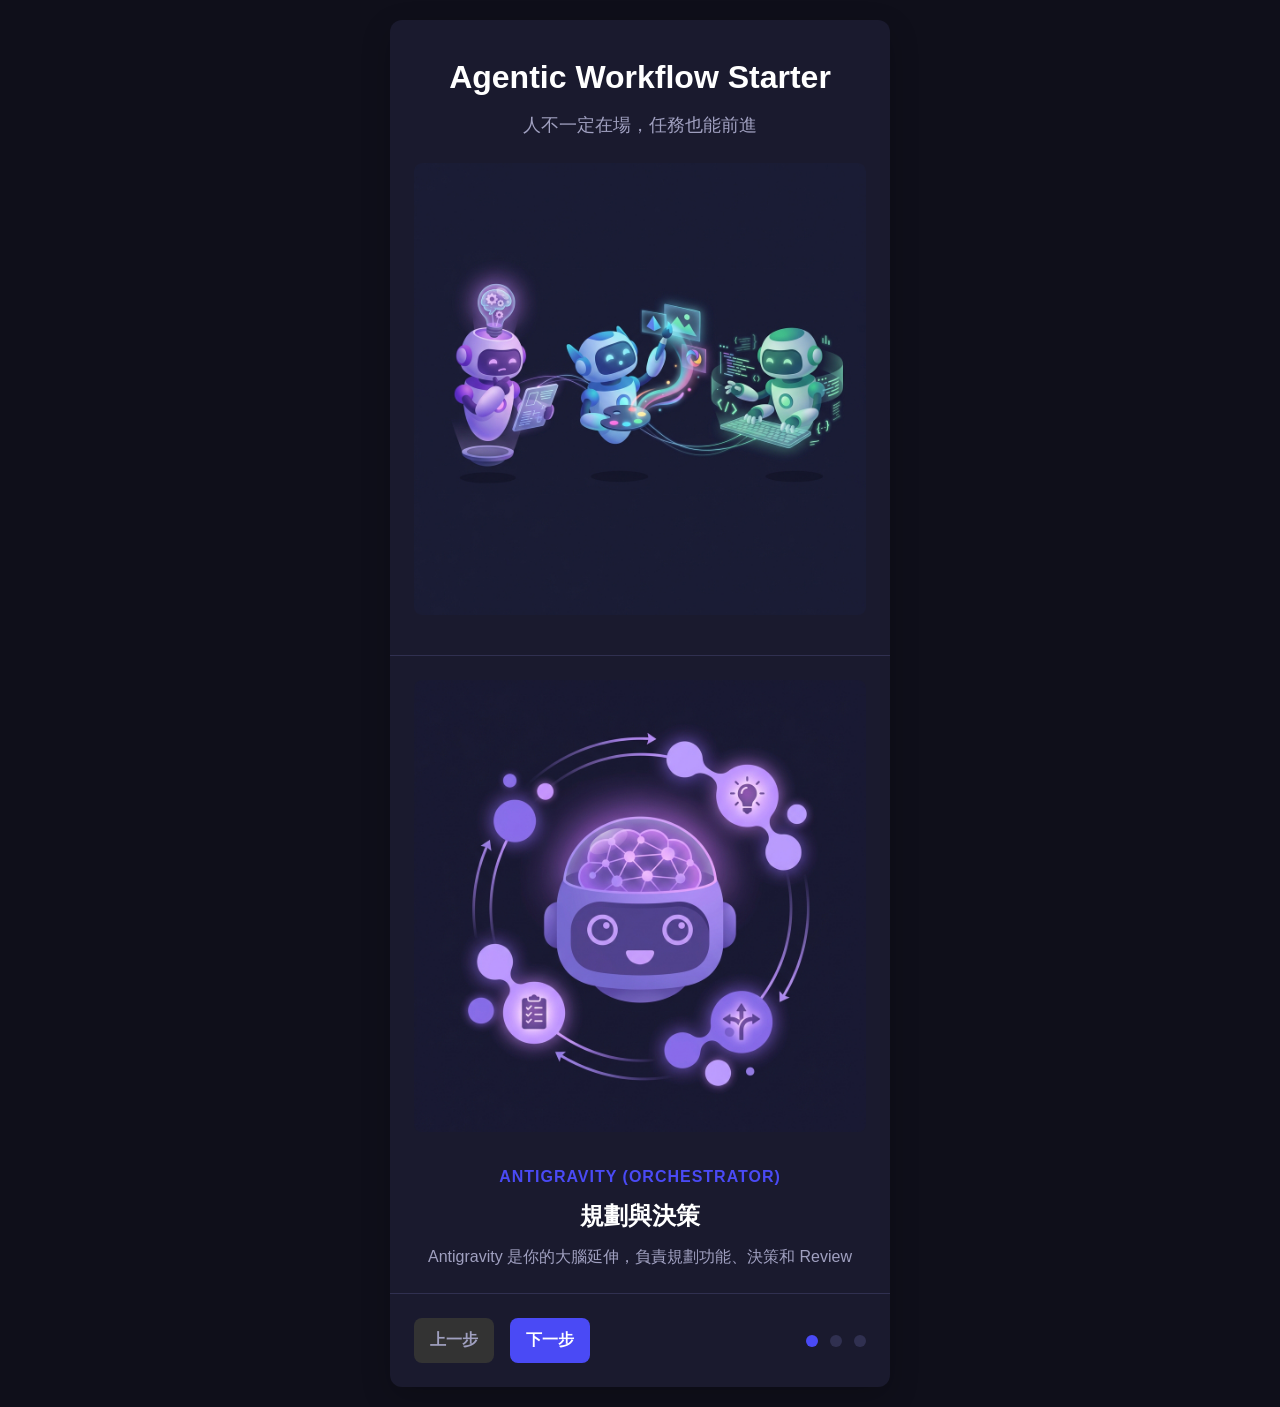
<file: docs/onboarding/index.html>
<!DOCTYPE html>
<html lang="zh-Hant">

<head>
    <meta charset="UTF-8">
    <meta name="viewport" content="width=device-width, initial-scale=1.0">
    <title>Agentic Workflow Starter - Onboarding</title>
    <link rel="stylesheet" href="styles.css">
    <link rel="icon" type="image/svg+xml" href="data:image/svg+xml,<svg xmlns='http://www.w3.org/2000/svg' viewBox='0 0 100 100'><text y='.9em' font-size='90'>🤖</text></svg>">
</head>

<body>
    <div class="container">
        <header class="hero">
            <h1>Agentic Workflow Starter</h1>
            <p class="subtitle">人不一定在場，任務也能前進</p>
            <div class="hero-placeholder">
                <img src="assets/hero.png" alt="Agentic Workflow - Three robots working together"
                    style="width: 100%; height: auto; border-radius: 8px;">
            </div>
        </header>

        <main class="onboarding-container">
            <section class="step active" data-step="1">
                <div class="step-image-placeholder">
                    <img src="assets/step1_antigravity.png" alt="Antigravity - Planning and Orchestration"
                        style="width: 100%; height: auto; border-radius: 8px;">
                </div>
                <div class="step-content">
                    <h2>Antigravity (Orchestrator)</h2>
                    <h3>規劃與決策</h3>
                    <p>Antigravity 是你的大腦延伸，負責規劃功能、決策和 Review</p>
                </div>
            </section>

            <section class="step" data-step="2">
                <div class="step-image-placeholder">
                    <img src="assets/step2_gemini.png" alt="Gemini CLI - Image Generation"
                        style="width: 100%; height: auto; border-radius: 8px;">
                </div>
                <div class="step-content">
                    <h2>Gemini CLI (Asset Generator)</h2>
                    <h3>圖像生成</h3>
                    <p>使用 Nano Banana 策略，一次產一張圖，避免 quota 耗盡</p>
                </div>
            </section>

            <section class="step" data-step="3">
                <div class="step-image-placeholder">
                    <img src="assets/step3_jules.png" alt="Jules - Cloud Code Execution"
                        style="width: 100%; height: auto; border-radius: 8px;">
                </div>
                <div class="step-content">
                    <h2>Jules (Task Executor)</h2>
                    <h3>雲端執行</h3>
                    <p>Jules 在雲端執行程式任務，你可以去做其他事</p>
                </div>
            </section>
        </main>

        <footer>
            <div class="progress-indicator">
                <span class="dot active" data-step="1"></span>
                <span class="dot" data-step="2"></span>
                <span class="dot" data-step="3"></span>
            </div>
            <div class="navigation-buttons">
                <button id="prevBtn" disabled>上一步</button>
                <button id="nextBtn">下一步</button>
            </div>
            <a href="../../README.md" class="cta-button">開始使用</a>
        </footer>
    </div>

    <script src="app.js"></script>
</body>

</html>
</file>
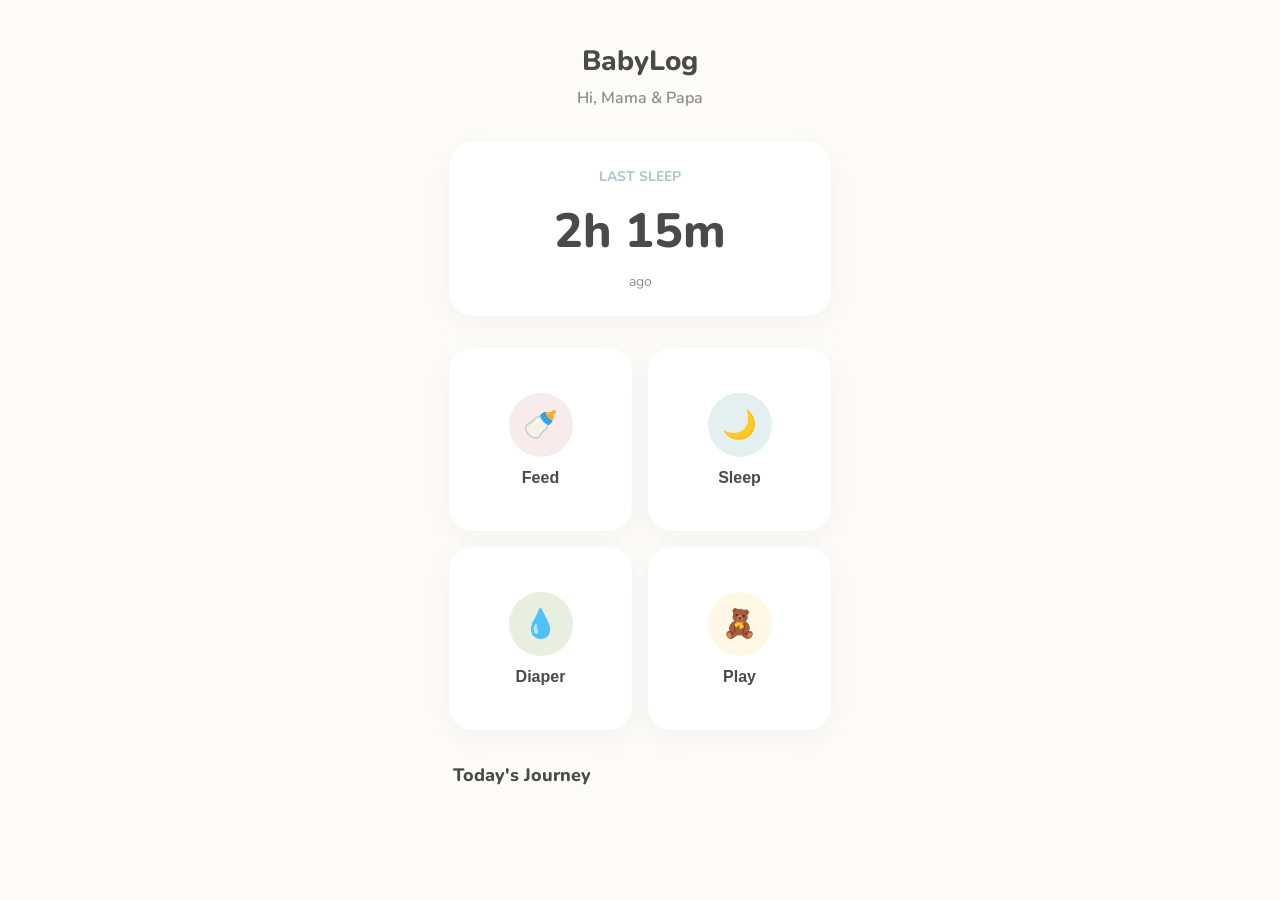
<file: examples/babylog/index.html>
<!DOCTYPE html>
<html lang="en">

<head>
    <meta charset="UTF-8">
    <meta name="viewport" content="width=device-width, initial-scale=1.0, maximum-scale=1.0, user-scalable=no">
    <title>BabyLog - Calm Baby Tracker</title>
    <link rel="stylesheet" href="style.css">
    <meta name="theme-color" content="#FDFBF7">
</head>

<body>
    <div class="app-container">
        <header>
            <h1>BabyLog</h1>
            <p class="subtitle">Hi, Mama & Papa</p>
        </header>

        <div class="status-card">
            <div class="baby-status">Last Sleep</div>
            <div class="time-display">2h 15m</div>
            <div class="last-activity">ago</div>
        </div>

        <div class="action-grid">
            <button class="action-card card-feeding">
                <div class="icon-circle">🍼</div>
                <span class="action-label">Feed</span>
            </button>
            <button class="action-card card-sleep">
                <div class="icon-circle">🌙</div>
                <span class="action-label">Sleep</span>
            </button>
            <button class="action-card card-diaper">
                <div class="icon-circle">💧</div>
                <span class="action-label">Diaper</span>
            </button>
            <button class="action-card card-play">
                <div class="icon-circle">🧸</div>
                <span class="action-label">Play</span>
            </button>
        </div>

        <div class="recent-log">
            <h2 class="section-title">Today's Journey</h2>
            <div id="log-list"></div>
        </div>
    </div>
    <script src="app.js"></script>
</body>

</html>
</file>
<file: docs/onboarding/styles.css>
:root {
    --primary-bg: #0f0f1a;
    --card-bg: #1a1a2e;
    --text-primary: #e0e0e0;
    --text-secondary: #a0a0c0;
    --accent-color: #4a4af5;
    --border-color: #303050;
    --button-bg: #4a4af5;
    --button-text: #ffffff;
    --button-hover-bg: #6a6aff;
    --dot-inactive: #303050;
    --dot-active: #4a4af5;
}

* {
    box-sizing: border-box;
    margin: 0;
    padding: 0;
}

body {
    font-family: -apple-system, BlinkMacSystemFont, 'Segoe UI', Roboto, Helvetica, Arial, sans-serif;
    background-color: var(--primary-bg);
    color: var(--text-primary);
    line-height: 1.6;
    display: flex;
    justify-content: center;
    align-items: center;
    min-height: 100vh;
    padding: 20px;
}

.container {
    max-width: 500px;
    width: 100%;
    background-color: var(--card-bg);
    border-radius: 12px;
    box-shadow: 0 10px 30px rgba(0, 0, 0, 0.2);
    overflow: hidden;
    display: flex;
    flex-direction: column;
}

.hero {
    text-align: center;
    padding: 2rem 1.5rem;
    border-bottom: 1px solid var(--border-color);
}

.hero h1 {
    font-size: 2rem;
    margin-bottom: 0.5rem;
    color: #fff;
}

.hero .subtitle {
    font-size: 1.1rem;
    color: var(--text-secondary);
}

.hero-placeholder {
    margin-top: 1.5rem;
    border-radius: 8px;
    overflow: hidden;
}

.onboarding-container {
    padding: 1.5rem;
    position: relative;
    min-height: 350px; 
}

.step {
    display: none;
    opacity: 0;
    transition: opacity 0.5s ease-in-out;
}

.step.active {
    display: block;
    opacity: 1;
}

.step-image-placeholder {
    border-radius: 8px;
    overflow: hidden;
    margin-bottom: 1.5rem;
}

.step-content {
    text-align: center;
}

.step-content h2 {
    color: var(--accent-color);
    font-size: 1rem;
    text-transform: uppercase;
    letter-spacing: 1px;
}

.step-content h3 {
    font-size: 1.5rem;
    margin: 0.5rem 0;
    color: #fff;
}

.step-content p {
    color: var(--text-secondary);
    font-size: 1rem;
}

footer {
    padding: 1.5rem;
    border-top: 1px solid var(--border-color);
    display: flex;
    flex-direction: column;
    align-items: center;
    gap: 1rem;
}

.progress-indicator {
    display: flex;
    gap: 0.75rem;
}

.dot {
    width: 12px;
    height: 12px;
    border-radius: 50%;
    background-color: var(--dot-inactive);
    transition: background-color 0.3s ease;
}

.dot.active {
    background-color: var(--dot-active);
}

.navigation-buttons {
    display: flex;
    gap: 1rem;
    width: 100%;
}

button {
    flex: 1;
    padding: 0.75rem 1rem;
    border-radius: 8px;
    border: none;
    font-size: 1rem;
    font-weight: 600;
    cursor: pointer;
    transition: background-color 0.3s ease;
}

button#prevBtn {
    background-color: #333;
    color: var(--text-secondary);
}

button#nextBtn {
    background-color: var(--button-bg);
    color: var(--button-text);
}

button:disabled {
    background-color: #2a2a3a;
    color: #555;
    cursor: not-allowed;
}

button:not(:disabled):hover {
    filter: brightness(1.2);
}

.cta-button {
    display: none; 
    width: 100%;
    text-align: center;
    padding: 0.75rem 1rem;
    border-radius: 8px;
    background-color: var(--button-bg);
    color: var(--button-text);
    text-decoration: none;
    font-weight: 600;
    transition: background-color 0.3s ease;
}

.cta-button:hover {
    background-color: var(--button-hover-bg);
}

/* Responsive Design */
@media (min-width: 550px) {
    footer {
        flex-direction: row-reverse;
        justify-content: space-between;
    }

    .navigation-buttons {
        width: auto;
    }
    
    .cta-button {
       width: auto;
    }
}
</file>
<file: examples/babylog/style.css>
@import url('https://fonts.googleapis.com/css2?family=Nunito:wght@400;600;700;800&display=swap');

:root {
    --bg-cream: #FDFBF7;
    --card-white: #FFFFFF;
    --text-primary: #4A4A4A;
    --text-secondary: #8C8C8C;
    --accent-sage: #B5C99A;
    --accent-sage-light: #E8EFE0;
    --accent-rose: #EBCBCB;
    --accent-rose-light: #F7EBEB;
    --accent-blue: #A9C5C9;
    --accent-blue-light: #E4EFF0;
    --shadow-soft: 0 8px 24px rgba(149, 157, 165, 0.08);
    --shadow-hover: 0 12px 32px rgba(149, 157, 165, 0.12);
    --radius-lg: 24px;
    --radius-sm: 12px;
}

* { box-sizing: border-box; margin: 0; padding: 0; -webkit-tap-highlight-color: transparent; }
body { background-color: var(--bg-cream); font-family: 'Nunito', sans-serif; color: var(--text-primary); line-height: 1.5; min-height: 100vh; display: flex; justify-content: center; }
.app-container { width: 100%; max-width: 430px; padding: 24px; display: flex; flex-direction: column; gap: 32px; }

header { margin-top: 16px; text-align: center; }
h1 { font-weight: 800; font-size: 28px; margin-bottom: 4px; }
.subtitle { color: var(--text-secondary); font-weight: 600; font-size: 16px; }

.status-card { background: var(--card-white); border-radius: var(--radius-lg); padding: 24px; box-shadow: var(--shadow-soft); text-align: center; }
.baby-status { font-size: 14px; font-weight: 700; color: var(--accent-blue); text-transform: uppercase; margin-bottom: 8px; }
.time-display { font-size: 48px; font-weight: 800; margin-bottom: 4px; }
.last-activity { font-size: 14px; color: var(--text-secondary); }

.action-grid { display: grid; grid-template-columns: 1fr 1fr; gap: 16px; }
.action-card { background: var(--card-white); border-radius: var(--radius-lg); padding: 24px; display: flex; flex-direction: column; align-items: center; justify-content: center; gap: 12px; box-shadow: var(--shadow-soft); border: none; cursor: pointer; aspect-ratio: 1; transition: transform 0.2s; }
.action-card:active { transform: scale(0.96); }
.icon-circle { width: 64px; height: 64px; border-radius: 50%; display: flex; align-items: center; justify-content: center; font-size: 28px; }
.action-label { font-weight: 700; font-size: 16px; color: var(--text-primary); }

.card-feeding .icon-circle { background: var(--accent-rose-light); color: #C88A8A; }
.card-sleep .icon-circle { background: var(--accent-blue-light); color: #7A9AA0; }
.card-diaper .icon-circle { background: var(--accent-sage-light); color: #8DA573; }
.card-play .icon-circle { background: #FFF8E6; color: #D4B268; }

.section-title { font-size: 18px; font-weight: 800; margin-bottom: 16px; padding-left: 4px; }
.log-item { background: var(--card-white); border-radius: 16px; padding: 16px; margin-bottom: 12px; display: flex; align-items: center; gap: 16px; box-shadow: 0 4px 12px rgba(0,0,0,0.04); }
.log-title { font-weight: 700; font-size: 16px; }
.log-time { font-size: 13px; color: var(--text-secondary); }

@keyframes popIn { from { opacity: 0; transform: scale(0.9); } to { opacity: 1; transform: scale(1); } }
.animate-pop { animation: popIn 0.3s forwards; }
</file>
